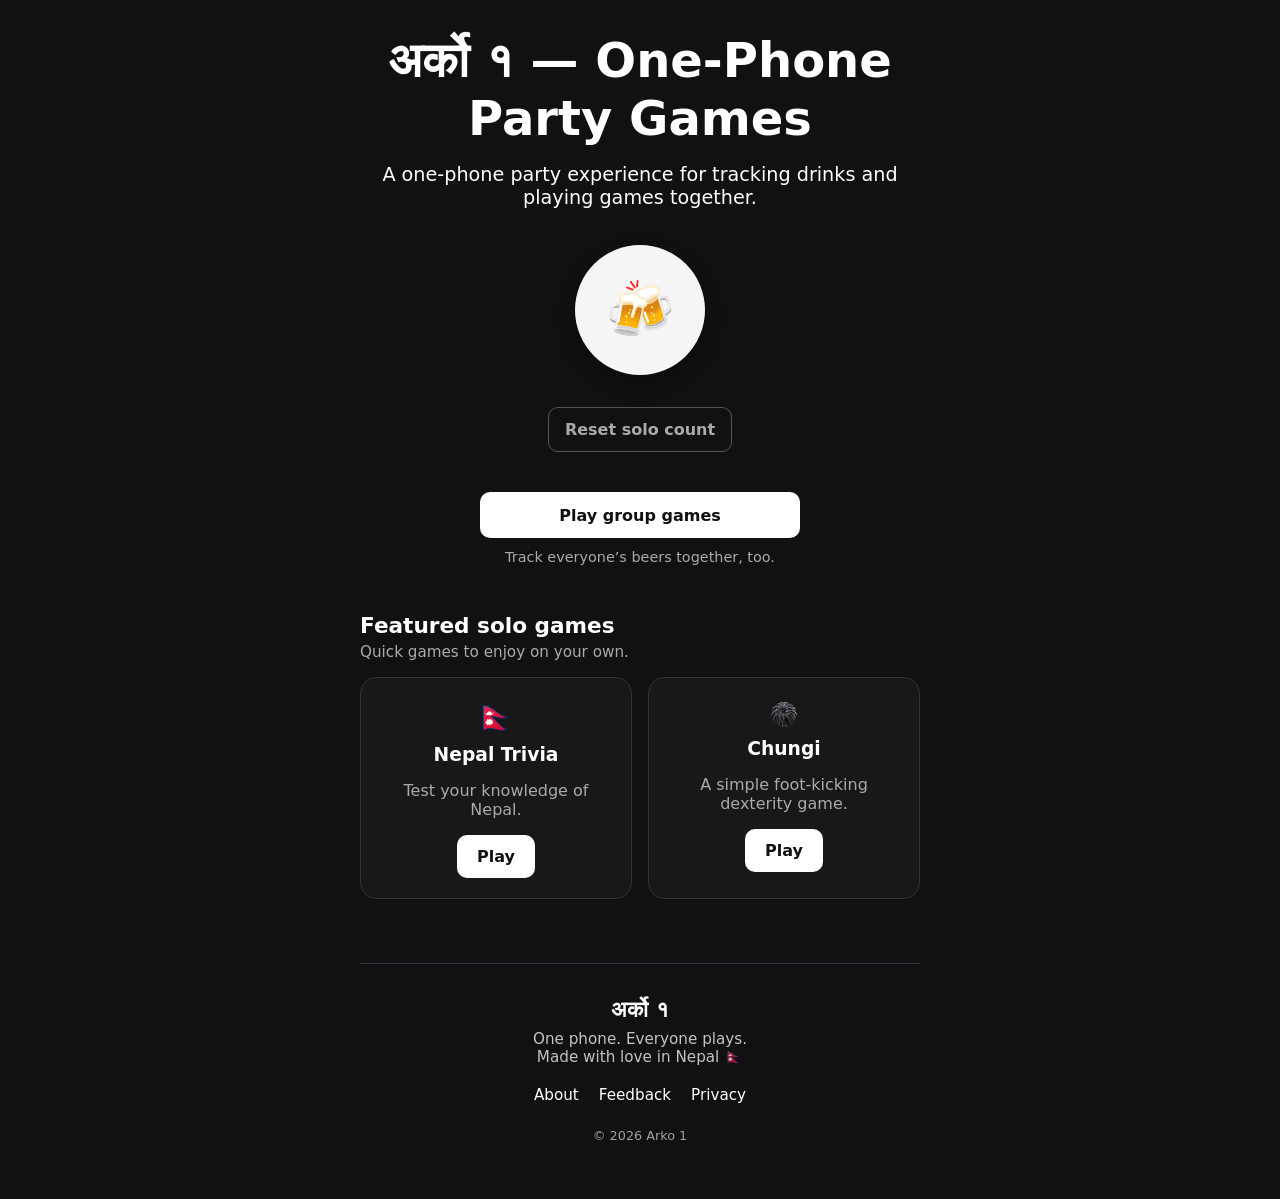
<file: index.html>
<!DOCTYPE html>
<html lang="en">
<head>
    <meta charset="UTF-8">
    <meta name="viewport" content="width=device-width, initial-scale=1.0, viewport-fit=cover">
     <meta name="theme-color" content="#111111">
    <meta name="description" content="Arko 1 is a one-phone party game and drink counter. Keep track of drinks, create a group, play together and have fun with friends without accounts.">

    <title>Arko 1 — One-Phone Party Games & Drink Counter</title>
    
    <!-- PWA -->
    <link rel="manifest" href="manifest.json">
    <link rel="canonical" href="https://arko1.com/">

    <!-- Icons -->
    <link rel="icon" type="image/png" href="icons/icon-192.png">
    <link rel="apple-touch-icon" href="icons/icon-192.png">

        <!-- Open Graph -->

    <meta property="og:type" content="website">
    <meta property="og:title" content="Arko 1 — One-Phone Party Games & Drink Counter">
    <meta
        property="og:description"
        content="A one-phone party experience for groups. Track drinks and play together without accounts."
    >
    <meta property="og:url" content="https://arko1.com/">
    <meta property="og:image" content="https://arko1.com/icons/og-image.png">

    <!-- Twitter / X -->
    <meta name="twitter:card" content="summary_large_image">
    <meta name="twitter:title" content="Arko 1 — One-Phone Party Games & Drink Counter">
    <meta
        name="twitter:description"
        content="A one-phone party experience for groups. Track drinks and play together without accounts."
    >
    <meta name="twitter:image" content="https://arko1.com/icons/og-image.png">
    <!-- And I’d create a proper og-image.png rather than using your app icon. That’s useful when someone shares Arko on Discord, WhatsApp, Slack, Facebook, etc. -->
    <link rel="stylesheet" href="css/app.css">
    <link rel="stylesheet" href="css/games/games.css">
    <link rel="stylesheet" href="js/games/catalog/chungi/styles.css">
</head>
<body>
    <main id="app">
        <section id="install-ios" class="install-prompt" hidden>
            <div class="install-prompt-content">
                <strong>Add Arko 1 to your Home Screen</strong>

                <p>
                    Tap
                    <span class="share-icon">↑</span>
                    <strong>Share</strong>
                    and choose
                    <strong>Add to Home Screen</strong>.
                </p>

                <button id="dismiss-ios-install" type="button">
                    Not now
                </button>
            </div>
        </section>

        <h1>
            <span aria-hidden="true">अर्को १</span>
            <span class="sr-only"> — One-Phone Party Games</span>
        </h1>
        <p class="product-description">
            A one-phone party experience for tracking drinks and playing games together.
        </p>
        <section id="drink-counts"></section>
        <section id="drink-actions">
            <button
                id="add-beer"
                class="drink-button"
                type="button"
                aria-label="Add beer"
            >
                🍻
            </button>
        </section>

        <section id="session-reset-actions">
            <button id="reset-session">Reset solo count</button>
        </section>
        <!-- Create a group -->
        <section id="group-actions">
            <button id="create-a-group" type="button">Play group games</button>
            <p class="group-actions-caption">Track everyone’s beers together, too.</p>
        </section>

        <section id="group-form" hidden>
            <h2>Start a Group</h2>

            <form id="create-group-form">
                <label for="group-name">Group name</label>
                <input
                    id="group-name"
                    name="groupName"
                    type="text"
                    required
                >

                <label for="member-name">Your name</label>
                <input
                    id="member-name"
                    name="memberName"
                    type="text"
                    required
                >

                <button type="submit">Start</button>
            </form>
        </section>

        <section id="featured-games" aria-labelledby="featured-games-title">
            <div class="featured-games-heading">
                <h2 id="featured-games-title">Featured solo games</h2>
                <p>Quick games to enjoy on your own.</p>
            </div>
            <div id="game-container">
            </div>
        </section>

        <footer class="site-footer">
            <p class="footer-brand">अर्को १</p>

            <p class="footer-description">
                One phone. Everyone plays.<br>
                Made with love in Nepal 🇳🇵
            </p>

            <nav class="footer-nav" aria-label="Footer navigation">
                <a href="about.html">About</a>
                <a href="mailto:sumitluitel42@gmail.com?subject=Arko%201%20Feedback">
                    Feedback
                </a>
                <a href="privacy.html">Privacy</a>
            </nav>

            <p class="footer-copyright">
                &copy; <span id="copyright-year">2026</span> Arko 1
            </p>
        </footer>

    </main>

    <script type="module" src="js/app.js"></script>
    
    <script>
        if ("serviceWorker" in navigator) {
            navigator.serviceWorker.register("service-worker.js");
        }
    </script>

    <script type="application/ld+json">
    {
        "@context": "https://schema.org",
        "@type": "WebApplication",
        "name": "Arko 1",
        "url": "https://arko1.com/",
        "description": "A one-phone party experience for groups, with a drink counter and party games.",
        "applicationCategory": "GameApplication",
        "operatingSystem": "Web",
        "browserRequirements": "Requires JavaScript",
        "isAccessibleForFree": true
    }
</script>
</body>
</html>
</file>
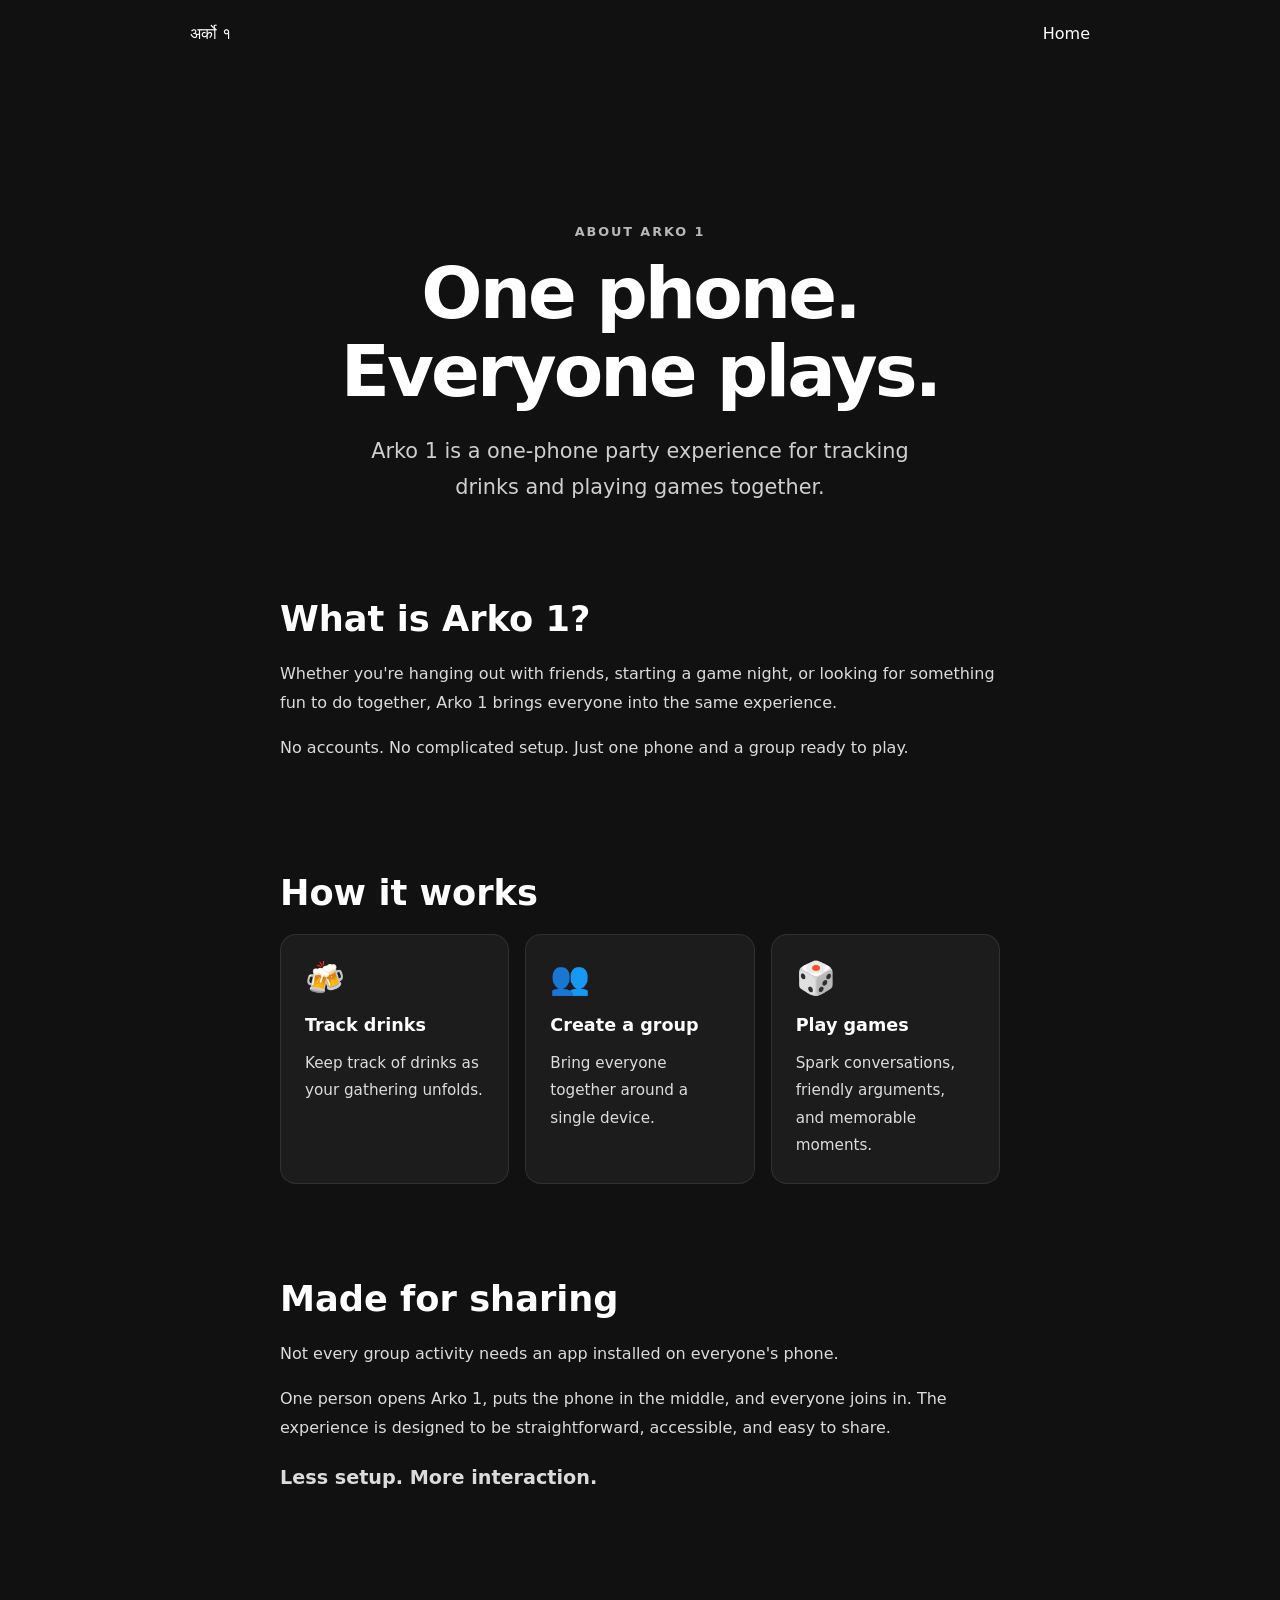
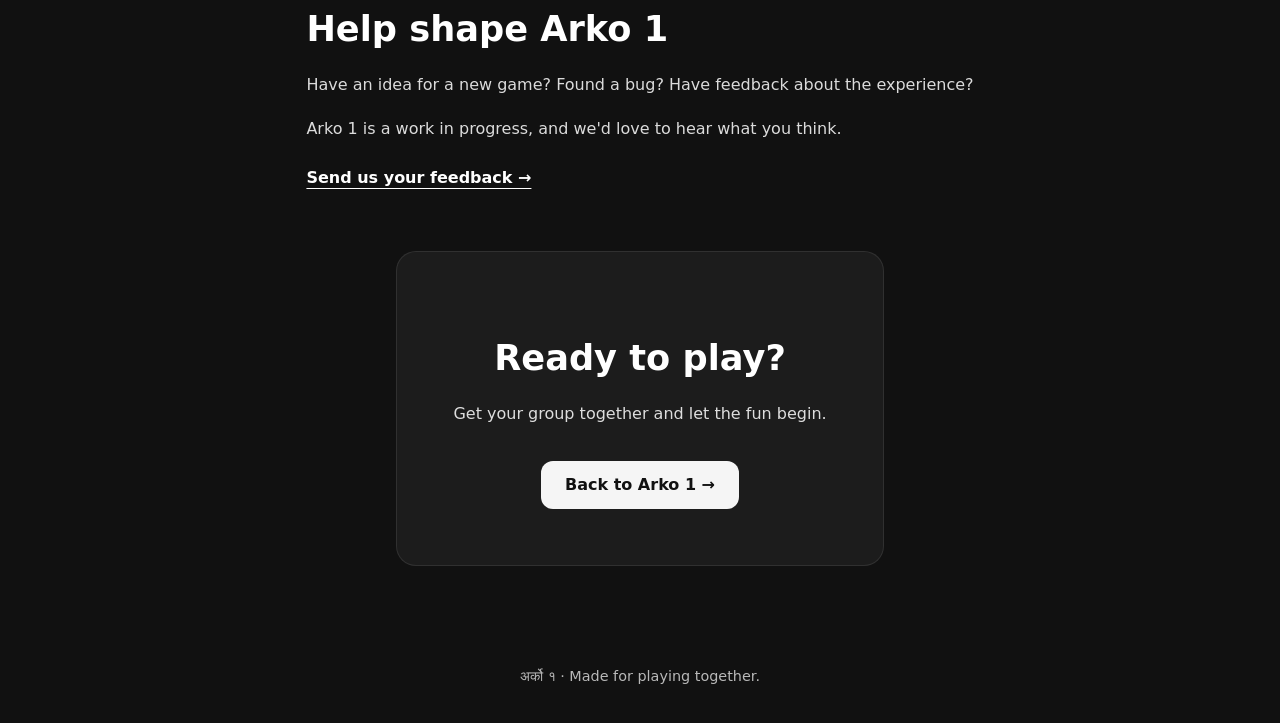
<file: about.html>
<!DOCTYPE html>
<html lang="en">
<head>
    <meta charset="UTF-8">
    <meta name="viewport" content="width=device-width, initial-scale=1.0, viewport-fit=cover">

    <meta name="theme-color" content="#111111">
    <meta
        name="description"
        content="Learn about Arko 1, a one-phone party experience for tracking drinks and playing games together."
    >

    <title>About Arko 1 — One-Phone Party Games</title>

    <link rel="stylesheet" href="css/about.css">
</head>

<body>
    <header class="about-header">
        <a href="index.html" class="brand" aria-label="Arko 1 home">
            <span aria-hidden="true">अर्को १</span>
        </a>

        <nav aria-label="Main navigation">
            <a href="index.html">Home</a>
        </nav>
    </header>

    <main class="about-page">

        <section class="about-hero">
            <p class="eyebrow">ABOUT ARKO 1</p>

            <h1>
                One phone.<br>
                Everyone plays.
            </h1>

            <p class="about-intro">
                Arko 1 is a one-phone party experience for tracking
                drinks and playing games together.
            </p>
        </section>

        <section class="about-section" aria-labelledby="what-is-arko">
            <h2 id="what-is-arko">What is Arko 1?</h2>

            <p>
                Whether you're hanging out with friends, starting a
                game night, or looking for something fun to do together,
                Arko 1 brings everyone into the same experience.
            </p>

            <p>
                No accounts. No complicated setup. Just one phone
                and a group ready to play.
            </p>
        </section>

        <section class="about-section" aria-labelledby="how-it-works">
            <h2 id="how-it-works">How it works</h2>

            <div class="about-cards">
                <article class="about-card">
                    <span class="about-card-icon" aria-hidden="true">
                        🍻
                    </span>

                    <h3>Track drinks</h3>

                    <p>
                        Keep track of drinks as your gathering unfolds.
                    </p>
                </article>

                <article class="about-card">
                    <span class="about-card-icon" aria-hidden="true">
                        👥
                    </span>

                    <h3>Create a group</h3>

                    <p>
                        Bring everyone together around a single device.
                    </p>
                </article>

                <article class="about-card">
                    <span class="about-card-icon" aria-hidden="true">
                        🎲
                    </span>

                    <h3>Play games</h3>

                    <p>
                        Spark conversations, friendly arguments,
                        and memorable moments.
                    </p>
                </article>
            </div>
        </section>

        <section class="about-section" aria-labelledby="our-philosophy">
            <h2 id="our-philosophy">Made for sharing</h2>

            <p>
                Not every group activity needs an app installed on
                everyone's phone.
            </p>

            <p>
                One person opens Arko 1, puts the phone in the middle,
                and everyone joins in. The experience is designed to
                be straightforward, accessible, and easy to share.
            </p>

            <p class="about-highlight">
                Less setup. More interaction.
            </p>
        </section>

        <section class="about-section" aria-labelledby="feedback">
            <h2 id="feedback">Help shape Arko 1</h2>

            <p>
                Have an idea for a new game? Found a bug? Have
                feedback about the experience?
            </p>

            <p>
                Arko 1 is a work in progress, and we'd love to hear
                what you think.
            </p>

            <a
                class="about-link"
                href="mailto:sumitluitel42@gmail.com"
            >
                Send us your feedback →
            </a>
        </section>

        <section class="about-cta">
            <h2>Ready to play?</h2>

            <p>Get your group together and let the fun begin.</p>

            <a class="about-home-button" href="index.html">
                Back to Arko 1 →
            </a>
        </section>

    </main>

    <footer class="about-footer">
        <p>अर्को १ · Made for playing together.</p>
    </footer>
</body>
</html>
</file>
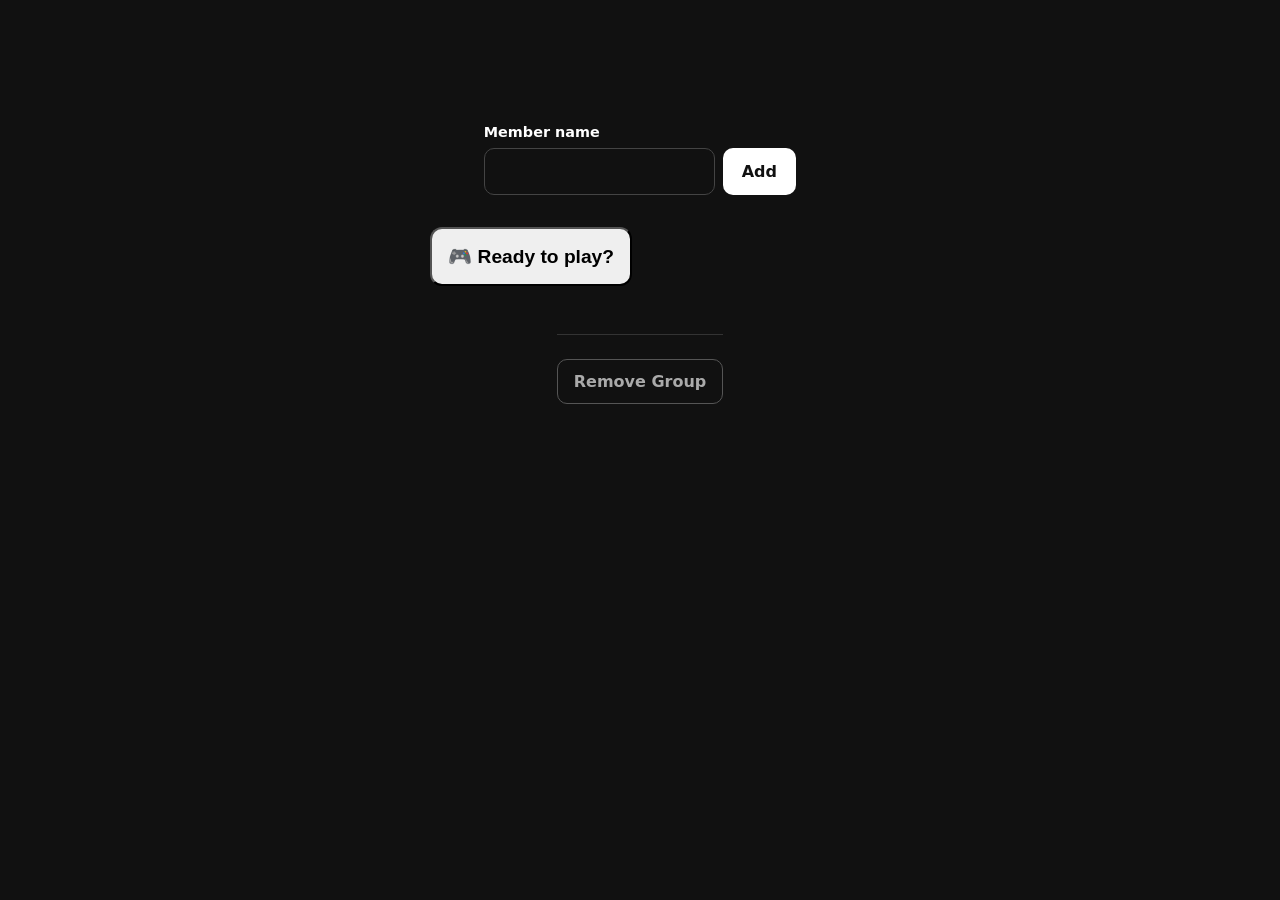
<file: groups.html>
<!-- 
group.html
   ↓
getExistingGroup()
   ↓
render group
 -->
<!DOCTYPE html>
<html lang="en">
<head>
    <meta charset="UTF-8">
    <meta name="viewport" content="width=device-width, initial-scale=1.0">

    <title>Group — Arko</title>
    <meta name="robots" content="noindex, nofollow">

    <link rel="icon" type="image/png" href="icons/icon-192.png">
    <link rel="apple-touch-icon" href="icons/icon-192.png">
    <link rel="manifest" href="manifest.json">

    <link rel="stylesheet" href="css/app.css">
    <link rel="stylesheet" href="css/group.css">
    <link rel="stylesheet" href="css/games/games.css">
</head>
<body>
    <main class="group-info">
        <h1 id="group-name"></h1>

        <section id="group-members">
        </section>

        <div id="group-total"></div>
        
        <section id="group-member-form">
            <form id="add-member-form">
                <label for="member-name">Member name</label>

                <div class="member-input">
                    <input
                        id="member-name"
                        name="memberName"
                        type="text"
                        required
                    >

                    <button type="submit">Add</button>
                </div>
            </form>
        </section>
        
        <section id="game-container">
            <button id="play-game" type="button">🎮 Ready to play?</button>
        </section>

        <section id="delete-session">
            <button id="remove-group" type="button">Remove Group</button>
        </section>
    </main>
    <script type="module" src="js/games/partyPrompts.js"></script>
    <script type="module" src="js/group.js"></script>
</body>
</html>
</file>
<file: css/app.css>
* {
    box-sizing: border-box;
}

html {
    background: #111;
}

body {
    margin: 0;

    min-height: 100vh;
    min-height: 100dvh;

    padding:
        env(safe-area-inset-top)
        env(safe-area-inset-right)
        env(safe-area-inset-bottom)
        env(safe-area-inset-left);

    font-family: system-ui, sans-serif;

    background: #111;
    color: #fff;

    overscroll-behavior-y: none;

    -webkit-tap-highlight-color: transparent;
}

main {
    width: min(100%, 600px);

    min-height: 100vh;
    min-height: 100dvh;

    margin: 0 auto;
    padding: 2rem 1.25rem;

    display: flex;
    flex-direction: column;
    align-items: center;
}

h1 {
    margin: 0 0 1rem;

    text-align: center;
    font-size: clamp(2rem, 7vw, 3rem);
    line-height: 1.2;
    font-weight: 400px;
}

.product-description {
    margin: 0 0 1.5rem;
    font-size: 1.2rem;
    text-align: center;
}

#drink-counts {
    font-size: 2rem;
    font-weight: 700;
    margin-bottom: 0.75rem;
}

#drink-actions {
    margin-top: 0;
    display: flex;
    justify-content: center;
}

button {
    -webkit-tap-highlight-color: transparent;
    user-select: none;
    -webkit-user-select: none;
    touch-action: manipulation;
}

.drink-button {
    width: 130px;
    height: 130px;
    font-size: 3.5rem;
    border: none;
    border-radius: 50%;
    background: #f5f5f5;
    cursor: pointer;
    display: flex;
    align-items: center;
    justify-content: center;
    box-shadow: 0 8px 20px rgba(0, 0, 0, 0.3);
}

.drink-button.tap {
    animation: beer-tap 160ms ease-out;
}

@keyframes beer-tap {
    0% {
        transform: scale(1);
    }
    50% {
        transform: scale(0.9);
    }
    100% {
        transform: scale(1);
    }
}

#session-reset-actions {
    margin-top: auto;
    padding-top: 2rem;
    padding-bottom: 2rem;
}

#reset-session {
    border: none;
    background: transparent;
    color: #bbb;
    font-size: 0.9rem;
    padding: 0.75rem 1rem;
    cursor: pointer;
}

#reset-session:hover,
#reset-session:focus-visible {
    color: #fff;
}

/* CSS for PWA installation */
.install-prompt {
    width: 100%;
    margin-bottom: 1.5rem;
    padding: 1rem;

    background: #222;
    border-radius: 12px;

    text-align: center;
}

.install-prompt-content strong {
    font-size: 1rem;
}

.install-prompt p {
    margin: 0.6rem 0 0.75rem;

    color: #bbb;
    font-size: 0.9rem;
    line-height: 1.5;
}

.share-icon {
    display: inline-block;
    margin: 0 0.2rem;

    font-size: 1.2rem;
    font-weight: 700;
}

#dismiss-ios-install {
    border: none;
    background: transparent;

    color: #aaa;
    font-size: 0.85rem;

    padding: 0.5rem 0.75rem;
}

#reset-session {
    width: 100%;
    padding: 0.75rem 1rem;

    border: 1px solid #555;
    border-radius: 10px;

    background: transparent;
    color: #aaa;

    font: inherit;
    font-weight: 600;

    cursor: pointer;

    transition:
        background 0.15s ease,
        color 0.15s ease;
}

#reset-session:hover {
    background: #222;
    color: #fff;
}

/* Group */
#group-actions {
    width: 100%;
    display: flex;
    flex-direction: column;
    align-items: center;
    margin-top: 0.50rem;
}

.group-actions-caption {
    margin: 0.65rem 0 0;
    color: #aaa;
    font-size: 0.9rem;
    text-align: center;
}

#featured-games {
    width: 100%;
    margin-top: 3rem;
}

#game-container {
    display: grid;
    grid-template-columns: repeat(2, minmax(0, 1fr));
    gap: 1rem;
}

#game-container:has(.game-card) {
    grid-template-columns: minmax(0, 1fr);
}

.featured-game-card {
    width: 100%;
    min-width: 0;
    margin: 0;
    padding: 1.25rem 1rem;
    border: 1px solid #333;
    border-radius: 16px;
    background: #181818;
    text-align: center;
}

@media (max-width: 600px) {
    #game-container {
        grid-template-columns: minmax(0, 1fr);
        gap: 0.65rem;
    }

    .featured-game-card {
        padding: 1rem 0.75rem;
    }
}

.featured-game-card.coming-soon {
    border-style: dashed;
    color: #aaa;
}

.featured-game-card span {
    font-size: 2rem;
}

.featured-game-icon {
    display: block;
    width: 2rem;
    height: 2rem;
    margin: 0 auto;
    object-fit: contain;
}

.featured-game-card h3 {
    margin: 0.5rem 0;
}

.featured-game-card p {
    color: #aaa;
}

.featured-game-card button {
    padding: 0.75rem 1.25rem;
    border: 0;
    border-radius: 10px;
    background: #fff;
    color: #111;
    font: inherit;
    font-weight: 600;
    cursor: pointer;
}

.featured-games-heading {
    margin-bottom: 1rem;
}

.featured-games-heading h2 {
    margin: 0;
    font-size: 1.35rem;
}

.featured-games-heading p {
    margin: 0.35rem 0 0;
    color: #aaa;
    font-size: 0.95rem;
}

#create-a-group {
    width: 100%;
    max-width: 320px;
}

#group-form {
    width: min(100%, 420px);
    margin: 2rem auto 0;
    padding: 1.5rem;
    border: 1px solid #333;
    border-radius: 16px;
    background: #181818;
}

#group-form h2 {
    margin: 0 0 1.5rem;
    text-align: center;
}

#create-group-form {
    display: flex;
    flex-direction: column;
    gap: 0.6rem;
}

#create-group-form label {
    margin-top: 0.5rem;
    font-size: 0.9rem;
    font-weight: 600;
}

#create-group-form input {
    width: 100%;
    padding: 0.8rem 0.9rem;
    border: 1px solid #444;
    border-radius: 10px;
    background: #111;
    color: #fff;
    font: inherit;
}

#create-group-form input:focus {
    outline: none;
    border-color: #777;
}

#create-a-group,
#create-group-form button[type="submit"] {
    padding: 0.85rem 1rem;
    border: 0;
    border-radius: 10px;
    background: #fff;
    color: #111;
    font: inherit;
    font-weight: 600;
    cursor: pointer;
    transition:
        transform 0.15s ease,
        opacity 0.15s ease;
}

#create-a-group:hover,
#create-group-form button[type="submit"]:hover {
    opacity: 0.9;
}

#create-a-group:active,
#create-group-form button[type="submit"]:active {
    transform: scale(0.98);
}

#create-group-form button[type="submit"] {
    width: 100%;
    margin-top: 1rem;
}

/* footer */
.site-footer {
    width: 100%;
    margin-top: 4rem;
    padding: 2rem 1rem 1.5rem;
    border-top: 1px solid var(--color-border, #333);
    text-align: center;
}

.footer-brand {
    margin: 0;
    font-size: 1.4rem;
    font-weight: 700;
}

.footer-description {
    margin: 0.5rem 0 1.25rem;
    font-size: 0.95rem;
    opacity: 0.75;
}

.footer-nav {
    display: flex;
    flex-wrap: wrap;
    justify-content: center;
    gap: 1.25rem;
}

.footer-nav a {
    color: inherit;
    font-size: 0.95rem;
    text-decoration: none;
    text-underline-offset: 0.25rem;
}

.footer-nav a:hover {
    text-decoration: underline;
}

.footer-nav a:focus-visible {
    outline: 2px solid currentColor;
    outline-offset: 4px;
}

.footer-copyright {
    margin: 1.5rem 0 0;
    font-size: 0.8rem;
    opacity: 0.6;
}
</file>
<file: css/games/games.css>
/* everything related to the game feature is here. */

/* =========================================
   Game selector modal
========================================= */
/* #game-modal */
/* .game-selector */
/* #close-game-selector */
/* #game-list */
/* .game-option */

:root {
    --color-bg: #111218;
    --color-surface: #1c1e29;
    --color-surface-hover: #272a38;
    --color-border: #333646;
    --color-text: #f5f5fa;
    --color-muted: #a5a8b8;
    --color-accent: #a78bfa;
    --radius-card: 18px;
}

/* Modal backdrop */

#game-modal {
    position: fixed;
    inset: 0;
    z-index: 1000;

    display: flex;
    align-items: center;
    justify-content: center;

    padding: 20px;
    background: rgb(0 0 0 / 65%);
    backdrop-filter: blur(6px);
}
/* Modal container */

.game-selector {
    position: relative;

    width: min(100%, 480px);
    max-height: min(80vh, 700px);
    overflow-y: auto;

    padding: 28px;
    border: 1px solid var(--color-border);
    border-radius: 24px;

    background: var(--color-bg);
    color: var(--color-text);

    box-shadow: 0 24px 80px rgb(0 0 0 / 35%);

    animation: modal-enter 180ms ease-out;
}

/* Modal heading */
.game-selector h2 {
    margin: 0 36px 8px 0;
    font-size: 1.65rem;
    letter-spacing: -0.04em;
}

.game-selector > p {
    margin-bottom: 24px;
    color: var(--color-muted);
}

/* Close button */
#close-game-selector {
    position: absolute;
    top: 18px;
    right: 18px;

    display: grid;
    place-items: center;

    width: 38px;
    height: 38px;

    border: 1px solid var(--color-border);
    border-radius: 50%;

    background: var(--color-surface);
    color: var(--color-text);

    font-size: 1.2rem;
    cursor: pointer;
}

#close-game-selector:hover {
    background: var(--color-surface-hover);
}

#back-to-all-games {
    display: inline-flex;
    align-items: center;
    justify-content: center;
    gap: 8px;

    padding: 10px 14px;
    margin-bottom: 24px;

    border: 1px solid var(--color-border);
    border-radius: 12px;

    background: transparent;
    color: var(--color-muted);

    font-size: 0.95rem;
    font-weight: 600;
    cursor: pointer;

    transition:
        background 160ms ease,
        color 160ms ease,
        border-color 160ms ease;
}

#back-to-all-games:hover {
    background: var(--color-surface);
    color: var(--color-text);
    border-color: var(--color-accent);
}

#back-to-all-games:active {
    transform: translateY(1px);
}

#back-to-all-games:focus-visible {
    outline: 2px solid var(--color-accent);
    outline-offset: 3px;
}

/* Game list */
#game-list {
    display: grid;
    gap: 12px;
}

/* Individual game cards */
.game-option {
    display: flex;
    align-items: center;
    gap: 16px;

    width: 100%;
    padding: 20px;

    border: 1px solid var(--color-border);
    border-radius: var(--radius-card);

    background: var(--color-surface);
    color: var(--color-text);

    text-align: left;
    cursor: pointer;

    transition:
        background 160ms ease,
        border-color 160ms ease,
        transform 160ms ease;
}

.game-option:hover {
    background: var(--color-surface-hover);
    border-color: var(--color-accent);
    transform: translateY(-2px);
}

.game-option:focus-visible,
#close-game-selector:focus-visible {
    outline: 2px solid var(--color-accent);
    outline-offset: 3px;
}

.game-option span:first-child {
    font-size: 2rem;
}

.game-option span:last-child {
    font-size: 1.05rem;
    font-weight: 600;
}

/* Game screen */

.game-card {
    width: 100%;
    max-width: none;
    margin: 0;
    padding: 32px 24px;

    border: 1px solid var(--color-border);
    border-radius: 24px;

    background: var(--color-surface);
    color: var(--color-text);

    text-align: center;
}

#argument-prompt {
    margin: 32px 0;
    font-size: clamp(1.4rem, 5vw, 2.2rem);
    font-weight: 600;
    line-height: 1.4;
}

#next-argument {
    width: 100%;
    min-height: 48px;

    border: 0;              
    border-radius: 12px;

    background: var(--color-accent);
    color: #171322;

    font-size: 1rem;
    font-weight: 700;
    cursor: pointer;
}

#next-argument:hover {
    filter: brightness(1.08);
}

.game-card button + button {
    margin-top: 12px;
    padding: 10px 14px;
    border: 1px solid var(--color-border);
    border-radius: 12px;
    background: transparent;
    color: var(--color-muted);
    font: inherit;
    cursor: pointer;
}

.game-card button + button:hover {
    color: var(--color-text);
    border-color: var(--color-accent);
}

.game-card .answer-button {
    display: block;
    width: 100%;
    margin-top: 12px;
    padding: 10px 14px;
    border: 1px solid var(--color-border);
    border-radius: 12px;
    background: transparent;
    color: var(--color-muted);
    font: inherit;
    cursor: pointer;
}

.game-card .answer-button:hover {
    color: var(--color-text);
    border-color: var(--color-accent);
}

.game-card .answer-button:disabled {
    cursor: default;
    opacity: 0.7;
}

.game-card .trivia-exit-button {
    display: block;
    width: auto;
    margin: 24px auto 0;
    padding: 8px 12px;
    border: 0;
    background: transparent;
    color: var(--color-muted);
    font: inherit;
    cursor: pointer;
}

.game-card .trivia-exit-button:hover {
    color: var(--color-text);
    text-decoration: underline;
}
/* Entrance animation */

@keyframes modal-enter {
    from {
        opacity: 0;
        transform: translateY(10px) scale(0.98);
    }

    to {
        opacity: 1;
        transform: translateY(0) scale(1);
    }
}
/* Respect reduced-motion preferences */
@media (prefers-reduced-motion: reduce) {
    *,
    *::before,
    *::after {
        animation-duration: 0.01ms !important;
        transition-duration: 0.01ms !important;
    }
}

/* Mobile adjustments */

@media (max-width: 480px) {
    .game-selector {
        padding: 22px;
        border-radius: 20px;
    }

    .game-option {
        padding: 16px;
    }

    .game-card {
        margin: 20px auto;
        padding: 24px 18px;
    }
}
</file>
<file: js/games/catalog/chungi/styles.css>
.chungi-game {
    position: fixed;
    inset: 0;
    z-index: 1000;
    width: 100vw;
    height: 100vh;
    height: 100dvh;
    max-width: none;
    margin: 0;
    padding: max(12px, env(safe-area-inset-top)) 16px max(12px, env(safe-area-inset-bottom));
    border-radius: 0;
    display: flex;
    flex-direction: column;
    overflow: hidden;
}

.chungi-heading {
    display: flex;
    align-items: center;
    justify-content: space-between;
    gap: 12px;
}

.chungi-heading h2 { margin: 0; }
.chungi-eyebrow { margin: 0 0 4px; color: #a78bfa; font-size: .72rem; font-weight: 800; letter-spacing: .13em; }
.chungi-instructions { margin: 8px 0 14px; color: var(--color-muted, #a5a8b8); }
.chungi-game .chungi-exit { display: block; margin: 24px 0 0; padding: 8px 12px; border: 1px solid var(--color-border, #333646); border-radius: 999px; background: transparent; color: inherit; font: inherit; }

.chungi-player-stage {
    position: relative;
    display: grid;
    place-items: center;
    width: 100%;
    flex: 1 1 auto;
    min-height: 0;
    border-bottom: 2px solid #71866b;
    background: linear-gradient(#c7e4ee, #e9f0e5);
    overflow: hidden;
    cursor: pointer;
    touch-action: manipulation;
}

.chungi-player {
    position: absolute;
    /* stroke: #121412; */
    left: 50%;
    bottom: 0;
    transform: translateX(calc(-50% + var(--chungi-offset, 0px)));
}
.chungi-tilt-status { flex: 0 0 auto; min-height: 1.3em; margin: 10px 0 0; color: var(--color-muted, #a5a8b8); font-size: .84rem; text-align: center; }
.chungi-game .chungi-exit { flex: 0 0 auto; margin-top: 12px; }
.chungi-game button:focus-visible { outline: 2px solid #a78bfa; outline-offset: 3px; }

.chungi-kicking-leg {
    transform-box: view-box;
    transform-origin: 50px 82px;
}

.chungi-player.is-kicking .chungi-kicking-leg {
    animation: chungi-kick 300ms ease-out;
}

@keyframes chungi-kick {
    40% { transform: rotate(-55deg); }
    100% { transform: rotate(0); }
}
</file>
<file: css/about.css>
@import url("app.css");
/* About Page */

.about-header {
    width: min(100% - 2rem, 900px);
    margin: 0 auto;
    padding: 1.5rem 0;

    display: flex;
    align-items: center;
    justify-content: space-between;
    gap: 1rem;
}

.about-header a {
    color: inherit;
    text-decoration: none;
}

.about-page {
    width: min(100% - 2rem, 760px);
    margin: 0 auto;
    padding-bottom: 4rem;
}

.about-hero {
    padding: clamp(3rem, 10vw, 7rem) 0 4rem;
    text-align: center;
}

.eyebrow {
    margin-bottom: 1rem;
    font-size: 0.8rem;
    font-weight: 700;
    letter-spacing: 0.15em;
    opacity: 0.7;
}

.about-hero h1 {
    margin: 0 0 1.5rem;
    font-size: clamp(2.5rem, 8vw, 4.5rem);
    line-height: 1.08;
    letter-spacing: -0.04em;
}

.about-intro {
    max-width: 560px;
    margin: 0 auto;
    font-size: clamp(1.05rem, 3vw, 1.3rem);
    line-height: 1.7;
    opacity: 0.8;
}

.about-section {
    margin-bottom: 4rem;
}

.about-section h2,
.about-cta h2 {
    margin-bottom: 1.25rem;
    font-size: clamp(1.6rem, 5vw, 2.2rem);
    line-height: 1.2;
}

.about-section p,
.about-cta p {
    font-size: 1rem;
    line-height: 1.8;
    opacity: 0.85;
}

.about-cards {
    display: grid;
    grid-template-columns: repeat(3, minmax(0, 1fr));
    gap: 1rem;
}

.about-card {
    padding: 1.5rem;
    border-radius: 1rem;
    background: var(--color-surface, #1c1c1c);
    border: 1px solid rgb(128 128 128 / 20%);
}

.about-card-icon {
    display: block;
    margin-bottom: 1rem;
    font-size: 2rem;
}

.about-card h3 {
    margin-bottom: 0.5rem;
    font-size: 1.1rem;
}

.about-card p {
    margin-bottom: 0;
    font-size: 0.95rem;
}

.about-highlight {
    font-weight: 700;
    font-size: 1.2rem !important;
}

.about-link {
    display: inline-block;
    margin-top: 0.5rem;
    font-weight: 700;
    color: inherit;
    text-underline-offset: 0.3em;
}

.about-cta {
    padding: clamp(2rem, 6vw, 3.5rem);
    border-radius: 1.25rem;
    text-align: center;
    background: var(--color-surface, #1c1c1c);
    border: 1px solid rgb(128 128 128 / 20%);
}

.about-home-button {
    display: inline-flex;
    align-items: center;
    justify-content: center;
    min-height: 48px;
    margin-top: 1rem;
    padding: 0.85rem 1.5rem;
    border-radius: 0.75rem;

    background: var(--color-primary, #f5f5f5);
    color: var(--color-background, #111111);
    font-weight: 700;
    text-decoration: none;

    transition: transform 150ms ease, opacity 150ms ease;
}

.about-home-button:hover {
    transform: translateY(-2px);
}

.about-home-button:focus-visible,
.about-link:focus-visible,
.about-header a:focus-visible {
    outline: 2px solid currentColor;
    outline-offset: 4px;
}

.about-footer {
    padding: 1.5rem 1rem;
    text-align: center;
    opacity: 0.7;
    font-size: 0.9rem;
}

@media (max-width: 600px) {
    .about-page {
        width: min(100% - 2rem, 760px);
    }

    .about-hero {
        padding-top: 3.5rem;
        padding-bottom: 3rem;
    }

    .about-section {
        margin-bottom: 3rem;
    }

    .about-cards {
        grid-template-columns: 1fr;
    }

    .about-card {
        padding: 1.25rem;
    }

    .about-cta {
        padding: 2rem 1.25rem;
    }
}

@media (prefers-reduced-motion: reduce) {
    .about-home-button {
        transition: none;
    }

    .about-home-button:hover {
        transform: none;
    }
}
</file>
<file: css/group.css>
.group-info {
    width: min(100%, 600px);
    margin: 0 auto;
    padding: 2rem 1rem;
}

#group-name {
    margin: 0 0 2rem;
    text-align: center;
    font-size: 2rem;
}

/* Group List */

#group-members {
    margin-bottom: 1.5rem;
}

#group-members ul {
    width: max-content;
    min-width: 300px;
    max-width: 100%;

    display: flex;
    flex-direction: column;
    gap: 0.75rem;

    margin: 0;
    padding: 0;

    list-style: none;
}

#group-members li {
    display: flex;

    justify-content: space-between;

    padding: 1rem 1.1rem;
    border-radius: 1rem;
    background: #e6b12b;

    box-shadow:
        0 2px 0 rgba(0, 0, 0, 0.12);

    font-size: 1.2rem;
    cursor: pointer;
    user-select: none;

    transition: transform 0.1s;
}

#group-members li:active {
    transform: translateY(2px);
    box-shadow: none;
}


/* Group Total */

#group-total {
    width: max-content;
    min-width: 300px;
    max-width: 100%;

    margin-top: 12px;
}

.group-divider {
    border-top: 1px solid #ccc;
    margin-bottom: 12px;
}

.group-total-count {
    display: flex;
    justify-content: space-between;
    align-items: center;

    padding: 0.5rem 0;

    font-size: 1.25rem;
    font-weight: 700;
}
/* Add member */

#group-member-form {
    margin-top: 1.5rem;
}

#add-member-form label {
    display: block;
    margin-bottom: 0.5rem;

    font-size: 0.9rem;
    font-weight: 600;
}

#add-member-form > div {
    display: flex;
    gap: 0.5rem;
}

#add-member-form input {
    flex: 1;
    min-width: 0;

    padding: 0.8rem 0.9rem;

    border: 1px solid #444;
    border-radius: 10px;

    background: #111;
    color: #fff;

    font: inherit;
}

#add-member-form input:focus {
    outline: none;
    border-color: #777;
}

#add-member-form button {
    flex-shrink: 0;

    padding: 0.8rem 1.2rem;

    border: 0;
    border-radius: 10px;

    background: #fff;
    color: #111;

    font: inherit;
    font-weight: 600;

    cursor: pointer;

    transition:
        transform 0.15s ease,
        opacity 0.15s ease;
}

#add-member-form button:hover {
    opacity: 0.9;
}

#add-member-form button:active {
    transform: scale(0.98);
}
/* Play Game */

#play-game {
    display: block;
    width: 100%;
    margin-top: 2rem;
    padding: 1rem;

    font-size: 1.2rem;
    font-weight: 600;

    border-radius: 0.75rem;
    cursor: pointer;
}

#play-game:hover {
    background: #222;
    color: #fff;
}

/* Delete group */

#delete-session {
    margin-top: 3rem;
    padding-top: 1.5rem;

    border-top: 1px solid #333;
}

#remove-group {
    width: 100%;
    padding: 0.75rem 1rem;

    border: 1px solid #555;
    border-radius: 10px;

    background: transparent;
    color: #aaa;

    font: inherit;
    font-weight: 600;

    cursor: pointer;

    transition:
        background 0.15s ease,
        color 0.15s ease;
}

#remove-group:hover {
    background: #222;
    color: #fff;
}
</file>
